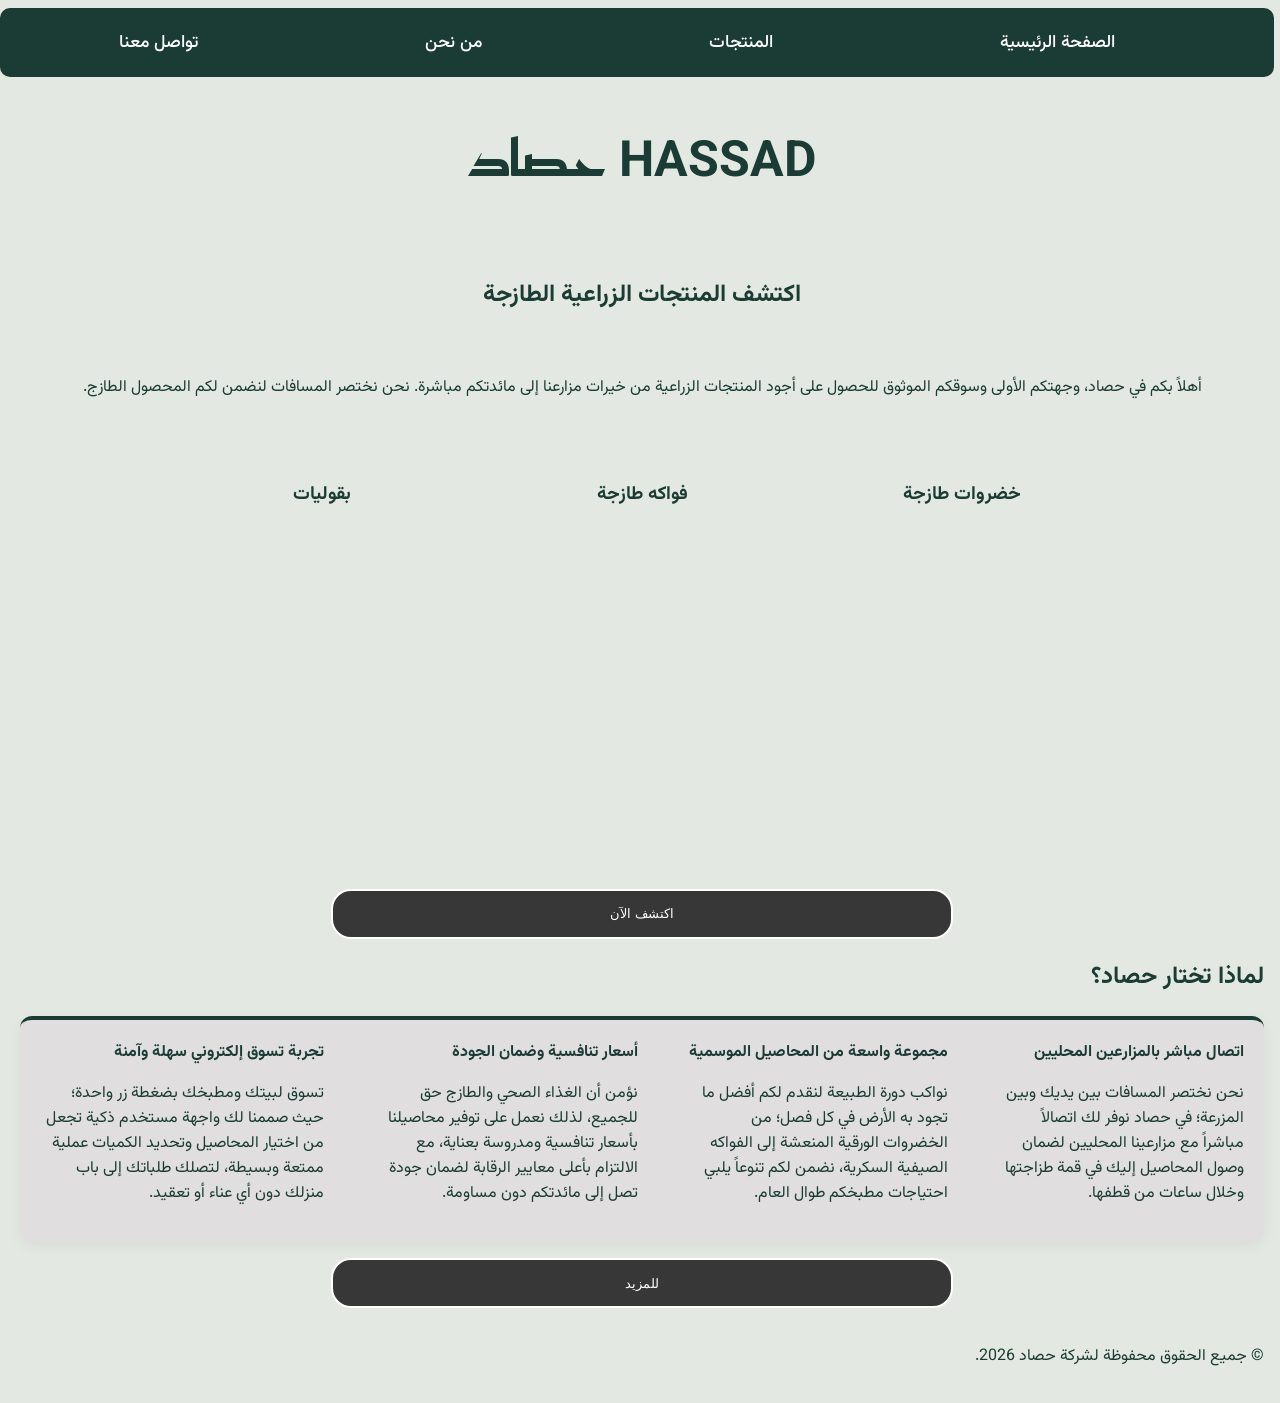
<file: index.html>
<!DOCTYPE html>
<html lang="ar" dir="rtl">

<head>
    <meta charset="UTF-8">
    <meta name="viewport" content="width=device-width, initial-scale=1.0">
    <meta name="description"
        content="حصاد هو سوق إلكتروني يربط المزارعين ببائعي المنتجات الزراعية، ويتخصص في المحاصيل الموسمية.." />
    <meta name="keywords" content="سوق الحصاد, خضار, فواكه, مزارع الأردن , حمضيات">
    <link rel="stylesheet" href="css/main.css">
    <link rel="stylesheet" href="css/index.css">
    <link rel="preconnect" href="https://fonts.googleapis.com">
    <link rel="preconnect" href="https://fonts.gstatic.com" crossorigin>
    <link href="https://fonts.googleapis.com/css2?family=Vazirmatn:wght@100..900&display=swap" rel="stylesheet">
    <link href="https://fonts.googleapis.com/css2?family=Reem+Kufi:wght@400..700&display=swap" rel="stylesheet">
    <title>حصاد - الرئيسية</title>
</head>

<body>

    <nav>
        <ul>
            <li><a href="index.html">الصفحة الرئيسية</a></li>
            <li><a href="products.html">المنتجات</a></li>
            <li><a href="about.html">من نحن</a></li>
            <li><a href="contact.html">تواصل معنا</a></li>
        </ul>
    </nav>

    <header>
        <h1>Hassad <span>حصاد</span></h1>
    </header>

    <main>
        <section id="hero">
            <h2>اكتشف المنتجات الزراعية الطازجة</h2> <br>
            <p>أهلاً بكم في حصاد، وجهتكم الأولى وسوقكم الموثوق للحصول على أجود المنتجات الزراعية من خيرات مزارعنا إلى
                مائدتكم مباشرة. نحن نختصر المسافات لنضمن لكم المحصول الطازج.</p>
            <br>

            <div class="categories">
                <div class="veg">
                    <h3>خضروات طازجة</h3>
                    <div class="container">
                        <div class="box">
                            <div class="face front"><img src="images/vegetables.jpg" alt="خضروات"></div>
                            <a href="products.html" class="face back">يتوفر لدينا خضروات موسمية طازجة من مزارعنا لكم
                                مباشرة</a>
                        </div>
                    </div>
                </div>

                <div class="fruit">
                    <h3>فواكه طازجة</h3>
                    <div class="container">
                        <div class="box">
                            <div class="face front"><img src="images/fruits.jpg" alt="فواكه"></div>
                            <a href="products.html" class="face back">يتوفر لدينا فواكه موسمية طازجة من مزارعنا لكم
                                مباشرة</a>
                        </div>
                    </div>
                </div>

                <div class="legumes">
                    <h3>بقوليات</h3>
                    <div class="container">
                        <div class="box">
                            <div class="face front"><img src="images/Legumes.jpg" alt="بقوليات"></div>
                            <a href="products.html" class="face back">يتوفر لدينا بقوليات موسمية طازجة من مزارعنا لكم
                                مباشرة</a>
                        </div>
                    </div>
                </div>
            </div>
            <div class="but"><button>اكتشف الآن</button></div>
        </section>

        <section id="features">
            <h2>لماذا تختار حصاد؟</h2>
            <ul>
                <li>
                    <strong>اتصال مباشر بالمزارعين المحليين</strong>
                    <p>نحن نختصر المسافات بين يديك وبين المزرعة؛ في حصاد نوفر لك اتصالاً مباشراً مع مزارعينا المحليين
                        لضمان وصول المحاصيل إليك في قمة طزاجتها وخلال ساعات من قطفها.</p>
                </li>
                <li>
                    <strong>مجموعة واسعة من المحاصيل الموسمية</strong>
                    <p>نواكب دورة الطبيعة لنقدم لكم أفضل ما تجود به الأرض في كل فصل؛ من الخضروات الورقية المنعشة إلى
                        الفواكه الصيفية السكرية، نضمن لكم تنوعاً يلبي احتياجات مطبخكم طوال العام.</p>
                </li>
                <li>
                    <strong>أسعار تنافسية وضمان الجودة</strong>
                    <p>نؤمن أن الغذاء الصحي والطازج حق للجميع، لذلك نعمل على توفير محاصيلنا بأسعار تنافسية ومدروسة
                        بعناية، مع الالتزام بأعلى معايير الرقابة لضمان جودة تصل إلى مائدتكم دون مساومة.</p>
                </li>
                <li>
                    <strong>تجربة تسوق إلكتروني سهلة وآمنة</strong>
                    <p>تسوق لبيتك ومطبخك بضغطة زر واحدة؛ حيث صممنا لك واجهة مستخدم ذكية تجعل من اختيار المحاصيل وتحديد
                        الكميات عملية ممتعة وبسيطة، لتصلك طلباتك إلى باب منزلك دون أي عناء أو تعقيد.</p>
                </li>
            </ul>
            <div class="but"><button>للمزيد</button></div>
        </section>
    </main>

    <footer>
        <p>&copy; جميع الحقوق محفوظة لشركة حصاد 2026.</p>
    </footer>
</body>

</html>
</file>
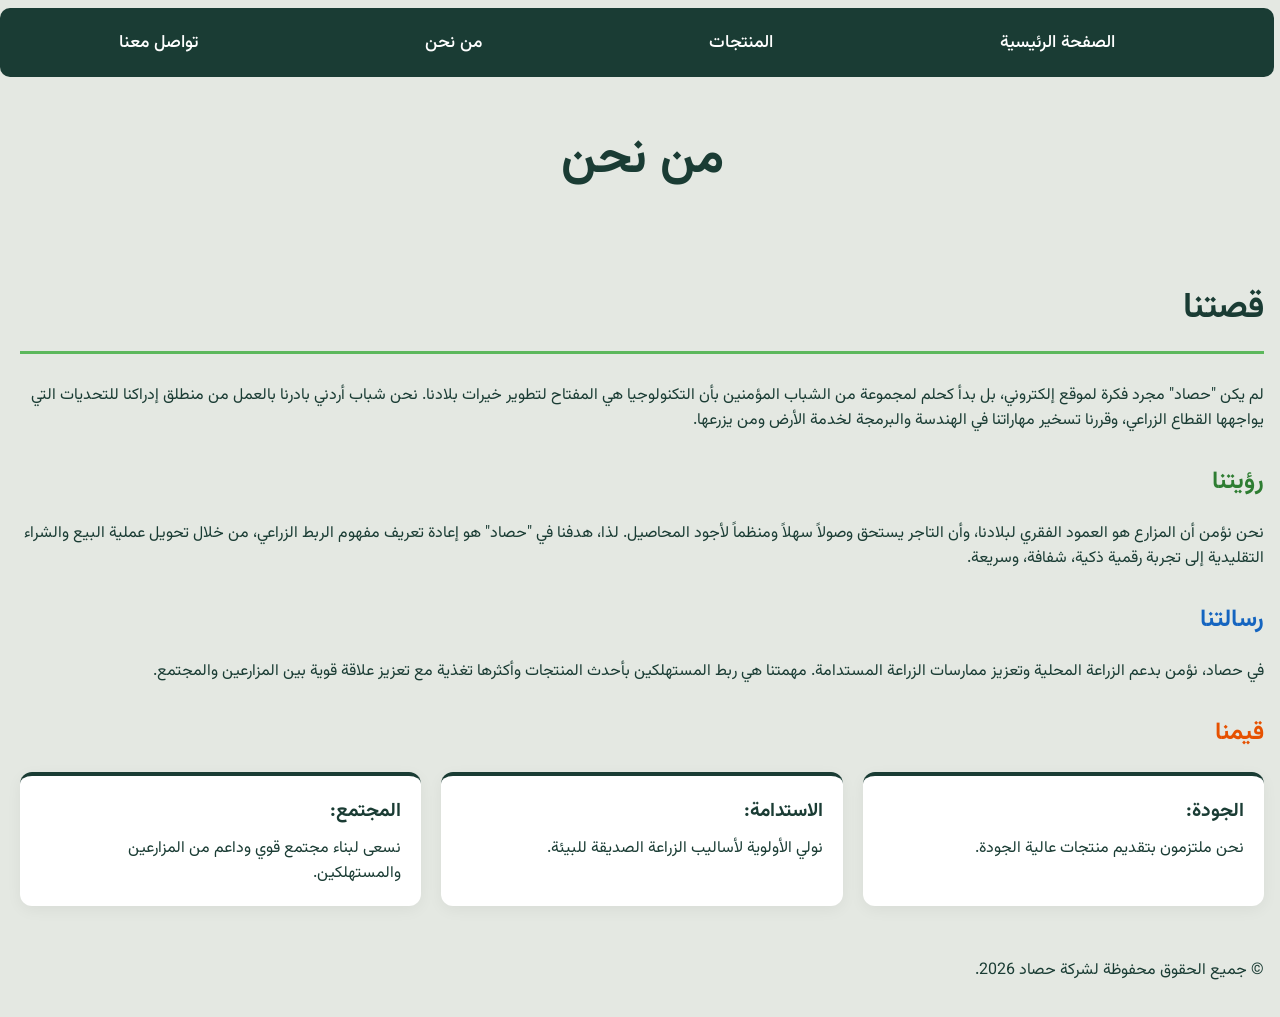
<file: about.html>
<!DOCTYPE html>
<html lang="ar" dir="rtl">

<head>
    <meta charset="UTF-8">
    <meta name="viewport" content="width=device-width, initial-scale=1.0">
    <meta name="description"
        content="استكشف مجموعتنا الواسعة من المنتجات الزراعية الطازجة المتوفرة في حصاد، سوقك الموثوق للمحاصيل الموسمية." />
    <meta name="keywords" content="سوق حصاد، منتجات طازجة، محاصيل موسمية، منتجات زراعية، سوق المزارعين">
    <link rel="stylesheet" href="css/main.css">
    <link rel="stylesheet" href="css/about.css">
    <link rel="preconnect" href="https://fonts.googleapis.com">
    <link rel="preconnect" href="https://fonts.gstatic.com" crossorigin>
    <link href="https://fonts.googleapis.com/css2?family=Vazirmatn:wght@100..900&display=swap" rel="stylesheet">
    <title>من نحن - حصاد</title>
</head>

<body>
    <nav>
        <ul>
            <li><a href="index.html">الصفحة الرئيسية</a></li>
            <li><a href="products.html">المنتجات</a></li>
            <li><a href="about.html">من نحن</a></li>
            <li><a href="contact.html">تواصل معنا</a></li>
        </ul>
    </nav>

    <header>
        <h1>من نحن</h1>
    </header>

    <main>
        <h2 id="my-story">قصتنا </h2>
        <p>لم يكن "حصاد" مجرد فكرة لموقع إلكتروني، بل بدأ كحلم لمجموعة من الشباب المؤمنين بأن التكنولوجيا هي المفتاح
            لتطوير خيرات بلادنا. نحن شباب أردني بادرنا بالعمل من منطلق إدراكنا للتحديات التي يواجهها القطاع الزراعي،
            وقررنا تسخير مهاراتنا في الهندسة والبرمجة لخدمة الأرض ومن يزرعها.</p>

        <h2 id="view">رؤيتنا</h2>
        <p>نحن نؤمن أن المزارع هو العمود الفقري لبلادنا، وأن التاجر يستحق وصولاً سهلاً ومنظماً لأجود المحاصيل. لذا،
            هدفنا في "حصاد" هو إعادة تعريف مفهوم الربط الزراعي، من خلال تحويل عملية البيع والشراء التقليدية إلى تجربة
            رقمية ذكية، شفافة، وسريعة.</p>

        <h2 id="mission">رسالتنا</h2>
        <p>في حصاد، نؤمن بدعم الزراعة المحلية وتعزيز ممارسات الزراعة المستدامة. مهمتنا هي ربط المستهلكين بأحدث المنتجات
            وأكثرها تغذية مع تعزيز علاقة قوية بين المزارعين والمجتمع.</p>

        <h2 id="vision">قيمنا</h2>
        <ul>
            <li><strong>الجودة:</strong> نحن ملتزمون بتقديم منتجات عالية الجودة.</li>
            <li><strong>الاستدامة:</strong> نولي الأولوية لأساليب الزراعة الصديقة للبيئة.</li>
            <li><strong>المجتمع:</strong> نسعى لبناء مجتمع قوي وداعم من المزارعين والمستهلكين.</li>
        </ul>
    </main>

    <footer>
        <p>&copy; جميع الحقوق محفوظة لشركة حصاد 2026.</p>
    </footer>
</body>

</html>
</file>
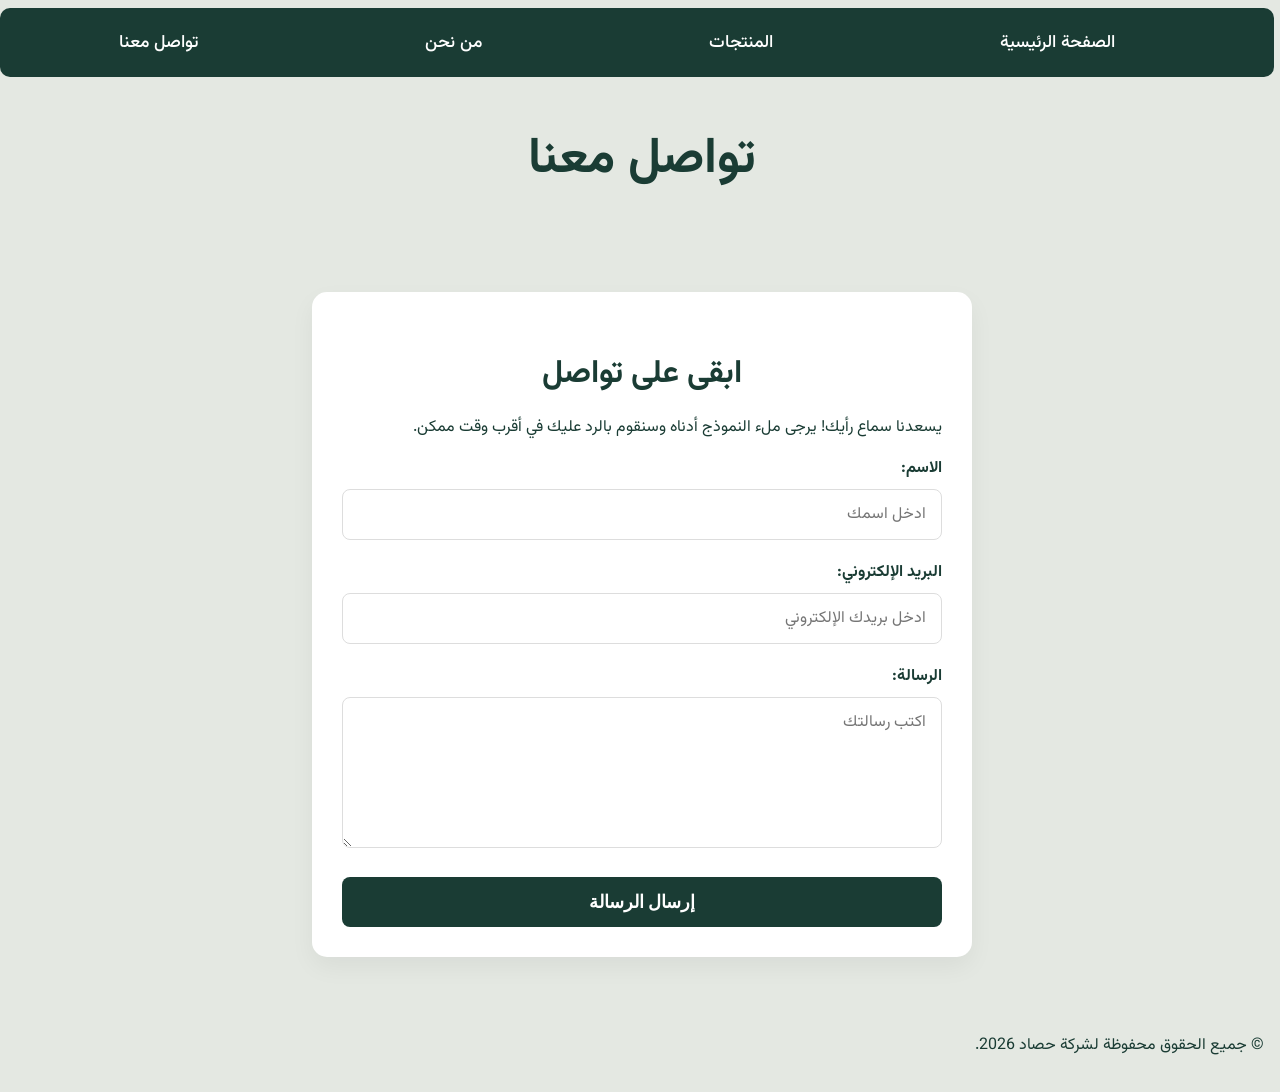
<file: contact.html>
<!DOCTYPE html>
<html lang="ar" dir="rtl">

<head>
    <meta charset="UTF-8">
    <meta name="viewport" content="width=device-width, initial-scale=1.0">
    <meta name="description"
        content="استكشف مجموعتنا الواسعة من المنتجات الزراعية الطازجة المتوفرة في حصاد، سوقك الموثوق للمحاصيل الموسمية." />
    <meta name="keywords" content="سوق حصاد، منتجات طازجة، محاصيل موسمية، منتجات زراعية، سوق المزارعين">
    <link rel="stylesheet" href="css/main.css">
    <link rel="stylesheet" href="css/contact.css">
    <link rel="preconnect" href="https://fonts.googleapis.com">
    <link rel="preconnect" href="https://fonts.gstatic.com" crossorigin>
    <link href="https://fonts.googleapis.com/css2?family=Vazirmatn:wght@100..900&display=swap" rel="stylesheet">
    <title>تواصل معنا - حصاد</title>
</head>

<body>
    <nav>
        <ul>
            <li><a href="index.html">الصفحة الرئيسية</a></li>
            <li><a href="products.html">المنتجات</a></li>
            <li><a href="about.html">من نحن</a></li>
            <li><a href="contact.html">تواصل معنا</a></li>
        </ul>
    </nav>

    <header>
        <h1>تواصل معنا</h1>
    </header>

    <main class="form-conuct">
        <h2 class="conuct">ابقى على تواصل</h2>
        <p>يسعدنا سماع رأيك! يرجى ملء النموذج أدناه وسنقوم بالرد عليك في أقرب وقت ممكن.</p>

        <form action="submit_form.php" method="post">
            <label for="name">الاسم:</label>
            <input type="text" id="name" name="name" required placeholder="ادخل اسمك">

            <label for="email">البريد الإلكتروني:</label>
            <input type="email" id="email" name="email" required placeholder="ادخل بريدك الإلكتروني">

            <label for="message">الرسالة:</label>
            <textarea id="message" name="message" rows="5" required placeholder="اكتب رسالتك"></textarea>

            <button type="submit">إرسال الرسالة</button>
        </form>
    </main>

    <footer>
        <p>&copy; جميع الحقوق محفوظة لشركة حصاد 2026.</p>
    </footer>
</body>

</html>
</file>
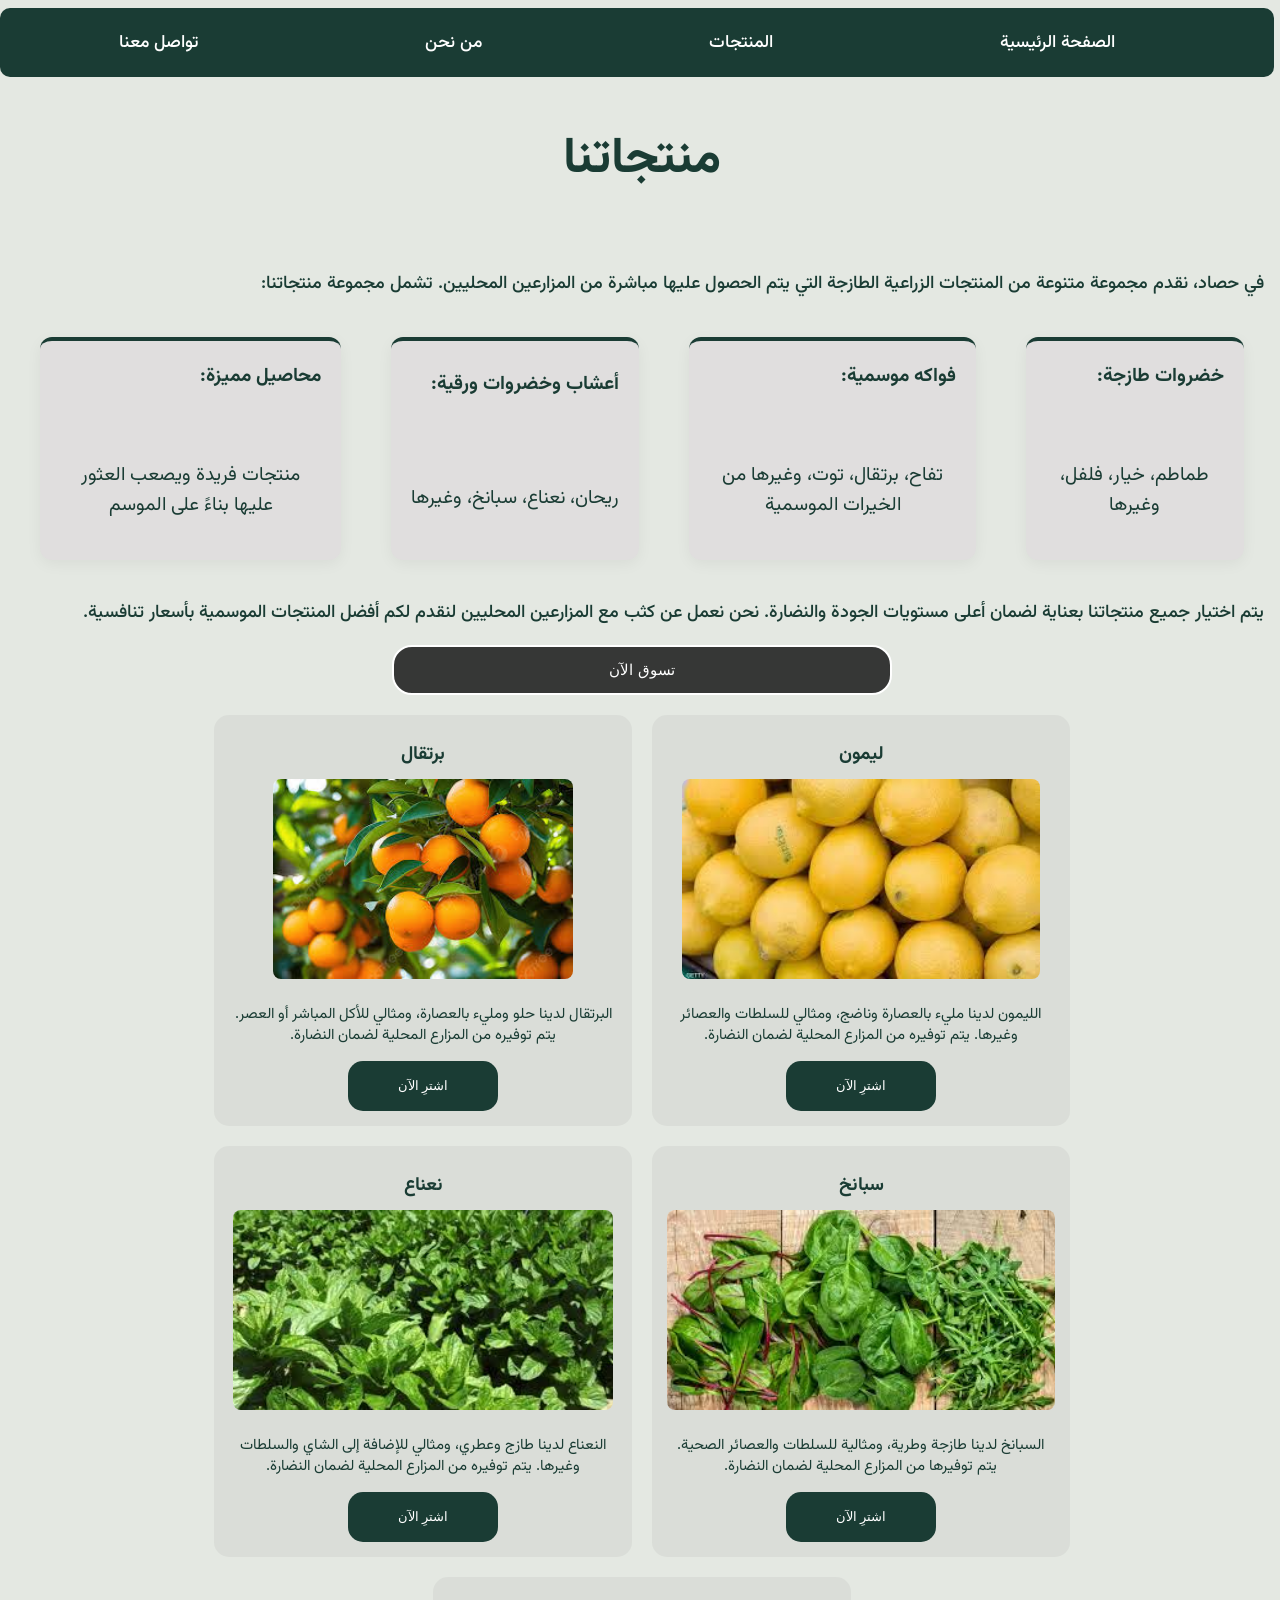
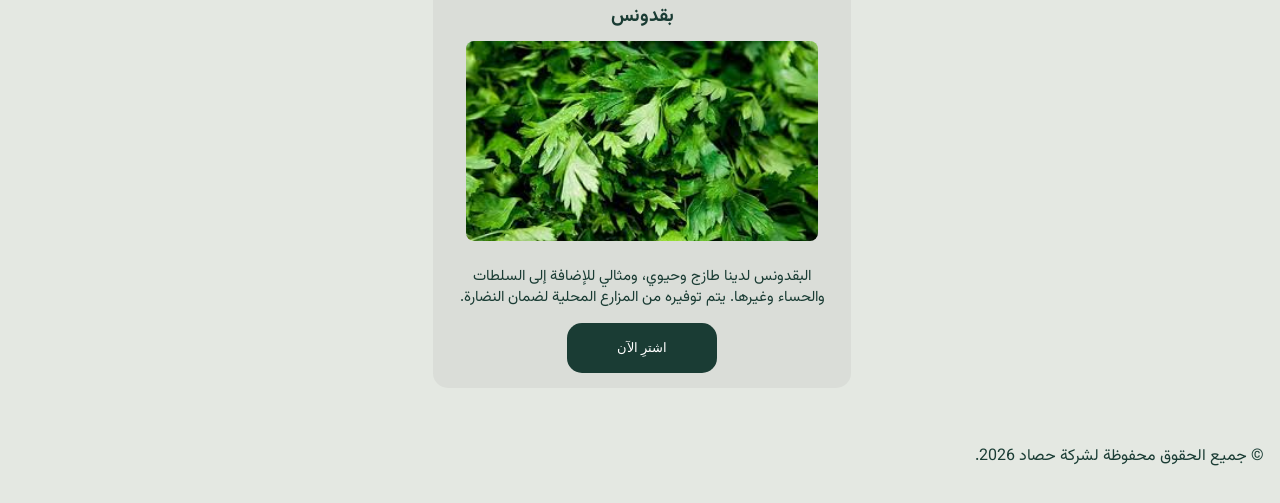
<file: products.html>
<!DOCTYPE html>
<html lang="ar" dir="rtl">

<head>
    <meta charset="UTF-8">
    <meta name="viewport" content="width=device-width, initial-scale=1.0">
    <meta name="description"
        content="استكشف مجموعتنا الواسعة من المنتجات الزراعية الطازجة المتوفرة في حصاد، سوقك الموثوق للمحاصيل الموسمية." />
    <meta name="keywords" content="سوق حصاد، منتجات طازجة، محاصيل موسمية، منتجات زراعية، سوق المزارعين">
    <link rel="stylesheet" href="css/main.css">
    <link rel="stylesheet" href="css/products.css">
    <link rel="preconnect" href="https://fonts.googleapis.com">
    <link rel="preconnect" href="https://fonts.gstatic.com" crossorigin>
    <link href="https://fonts.googleapis.com/css2?family=Vazirmatn:wght@100..900&display=swap" rel="stylesheet">
    <title>المنتجات - حصاد</title>
</head>

<body>
    <nav>
        <ul>
            <li><a href="index.html">الصفحة الرئيسية</a></li>
            <li><a href="products.html">المنتجات</a></li>
            <li><a href="about.html">من نحن</a></li>
            <li><a href="contact.html">تواصل معنا</a></li>
        </ul>
    </nav>

    <header>
        <h1>منتجاتنا</h1>
    </header>

    <main>
        <p class="shop-desc">في حصاد، نقدم مجموعة متنوعة من المنتجات الزراعية الطازجة التي يتم الحصول عليها مباشرة من
            المزارعين المحليين. تشمل مجموعة منتجاتنا:</p>
        <ul class="list">
            <li>
                <strong>خضروات طازجة:</strong>
                <p>طماطم، خيار، فلفل، وغيرها</p>
            </li>
            <li>
                <strong>فواكه موسمية:</strong>
                <p>تفاح، برتقال، توت، وغيرها من الخيرات الموسمية</p>
            </li>
            <li>
                <strong>أعشاب وخضروات ورقية:</strong>
                <p>ريحان، نعناع، سبانخ، وغيرها</p>
            </li>
            <li>
                <strong>محاصيل مميزة:</strong>
                <p>منتجات فريدة ويصعب العثور عليها بناءً على الموسم</p>
            </li>
        </ul>
        <p class="shop-desc">يتم اختيار جميع منتجاتنا بعناية لضمان أعلى مستويات الجودة والنضارة. نحن نعمل عن كثب مع
            المزارعين المحليين لنقدم لكم أفضل المنتجات الموسمية بأسعار تنافسية.</p>

        <div class="shop"><button>تسوق الآن</button></div>

        <section id="product-list">
            <article class="product-card">
                <h3>ليمون</h3>
                <img src="images/lemon.jpg" alt="ليمون طازج">
                <p>الليمون لدينا مليء بالعصارة وناضج، ومثالي للسلطات والعصائر وغيرها. يتم توفيره من المزارع المحلية
                    لضمان النضارة.</p>
                <button>اشترِ الآن</button>
            </article>

            <article class="product-card">
                <h3>برتقال</h3>
                <img src="images/orange.jpg" alt="برتقال طازج">
                <p>البرتقال لدينا حلو ومليء بالعصارة، ومثالي للأكل المباشر أو العصر. يتم توفيره من المزارع المحلية لضمان
                    النضارة.</p>
                <button>اشترِ الآن</button>
            </article>

            <article class="product-card">
                <h3>سبانخ</h3>
                <img src="images/spinach.jpg" alt="سبانخ طازجة">
                <p>السبانخ لدينا طازجة وطرية، ومثالية للسلطات والعصائر الصحية. يتم توفيرها من المزارع المحلية لضمان
                    النضارة.</p>
                <button>اشترِ الآن</button>
            </article>

            <article class="product-card">
                <h3>نعناع</h3>
                <img src="images/mint.jpg" alt="نعناع طازج">
                <p>النعناع لدينا طازج وعطري، ومثالي للإضافة إلى الشاي والسلطات وغيرها. يتم توفيره من المزارع المحلية
                    لضمان النضارة.</p>
                <button>اشترِ الآن</button>
            </article>

            <article class="product-card">
                <h3>بقدونس</h3>
                <img src="images/parsley.jpg" alt="بقدونس طازج">
                <p>البقدونس لدينا طازج وحيوي، ومثالي للإضافة إلى السلطات والحساء وغيرها. يتم توفيره من المزارع المحلية
                    لضمان النضارة.</p>
                <button>اشترِ الآن</button>
            </article>
        </section>
    </main>

    <footer>
        <p>&copy; جميع الحقوق محفوظة لشركة حصاد 2026.</p>
    </footer>
</body>

</html>
</file>
<file: css/main.css>
/* تنسيقات الهيكل الرئيسي للموقع */
body {
    background-color: #e4e8e2;
    background-size: 100%;
    font-family: "Vazirmatn", sans-serif;
    font-weight: 400;
    position: relative;
}

/* التباعد الافتراضي ولون النصوص للحاويات الرئيسية */
header,
main,
footer {
    padding: 10px;
    color: #1A3C34;
}

/* تنسيق العنوان الكبير في الهيدر */
header h1 {
    text-align: center;
    text-transform: uppercase;
    font-size: 50px;
    font-weight: 700;
}

/* خط مخصص للعنوان العربي المدمج */
header h1 span {
    font-family: "Reem Kufi", sans-serif;
    font-weight: bold;
}

/* التنسيق الافتراضي للروابط */
a {
    text-decoration: none;
    text-align: right;
    color: white;
}

/* شريط التنقل العلوي المثبت */
nav {
    width: 100%;
    display: flex;
    background-color: #1A3C34;
    padding: 5px;
    border-radius: 10px;
}

/* توزيع روابط القائمة بشكل متساوي */
nav ul {
    list-style: none;
    display: flex;
    justify-content: space-around;
    align-items: center;
    width: 100%;
    flex-wrap: wrap;
}

/* تحسين مظهر روابط التنقل وحجم الخط */
nav ul li a {
    color: white;
    font-size: 1.1rem;
    font-weight: 500;
    padding: 5px 10px;
    transition: color 0.3s ease;
    /* حركة ناعمة عند تمرير الماوس */
}

/* تأثير تمرير الماوس على روابط القائمة */
ul a:hover {
    color: #2E7D32;
}

/* التنسيق العام للأزرار الأساسية في الموقع */
button {
    width: 150px;
    height: 50px;
    background-color: rgba(0, 0, 0, 0.759);
    color: white;
    border: 2px solid white;
    border-radius: 20px;
    cursor: pointer;
}

/* كلاس لتنظيف العناص العائمة */
.clear {
    clear: both;
}
</file>
<file: css/index.css>
/* أبعاد صور الأقسام الرئيسية */
.veg a img,
.fruit a img,
.legumes a img {
    width: 400px;
    height: 300px;
    border-radius: 20px;
}

/* توسيط الكلام فوق الافروع الرئسية  */
.veg h3,
.fruit h3,
.legumes h3{
    display: flex;
    justify-content: center;
    align-items: center;
}

/* حاوية الأقسام وتوزيعها بجانب بعضها */
.categories {
    display: flex;
    justify-content: center;
    gap: 40px;
    padding: 20px;
}

/* منع خروج محتوى الأقسام عن حدودها */
.veg,
.fruit,
.legumes {
    overflow: hidden;
}

/* حاوية لتوسيط الأزرار داخلياً */
.but {
    width: 100%;
    height: 100%;
    display: flex;
    justify-content: center;
    align-items: center;
}

/* توزيع عناصر قسم مميزات حصاد */
#features ul {
    list-style: none;
    display: flex;
    gap: 50px;
    flex-wrap: nowrap;
    justify-content: center;
    flex: 1;
    background: #e0dede;
    padding: 20px;
    border-radius: 12px;
    box-shadow: 0 4px 15px #0000000d;
    border-top: 4px solid #1A3C34;
}

#features ul li:hover{
    color: #2E7D32;
}

#hero h2 {
    display: flex;
    justify-content: center;
    align-items: center;
}

#hero p {
    display: flex;
    justify-content: center;
    align-items: center;
}

/* تنسيق الأزرار العريضة في قسم الهيرو والمميزات */
main #hero button,
main #features button {
    width: 900px;
    height: 50px;
    margin: auto 25%;
}

/* حاوية الكرت ثلاثي الأبعاد والعمق البصري */
.container {
    width: 280px;
    height: 280px;
    perspective: 1000px;
    margin: 40px auto;
}

/* الصندوق الداخلي المسؤول عن حركة الدوران */
.box {
    width: 100%;
    height: 100%;
    position: relative;
    transform-style: preserve-3d;
    transition: transform 1s;
}

/* تدوير الصندوق عند تمرير الماوس */
.container:hover .box {
    transform: rotateY(-180deg);
}

/* الخصائص المشتركة للوجه الأمامي والخلفي للكرت */
.box .face {
    position: absolute;
    width: 100%;
    height: 100%;
    color: #1A3C34;
    font-weight: bold;
    font-size: 20px;
    display: flex;
    justify-content: center;
    align-items: center;
    backface-visibility: hidden;
    padding: 10px;
    border-radius: 10px;
    box-sizing: border-box;
}

/* إخفاء الزوائد في الوجه الأمامي */
.box .front {
    overflow: hidden;
}

/* ملء صورة الوجه الأمامي بالكامل */
.box .front img {
    width: 100%;
    height: 100%;
    object-fit: cover;
    border-radius: 10px;
}

/* تنسيق وتقليب الوجه الخلفي مسبقاً */
.box .back {
    background-color: #8080801a;
    transform: rotateY(180deg);
    text-decoration: none;
}

@media (max-width:768px){
    .categories {
        display: flex;
        flex-direction: column;
        align-items: center;
        gap: 20px;
        padding: 10px;
        }

    main #hero button,
    main #features button {
        width: 90% !important;
        margin: 15px auto !important;
        display: block;
        }

    #features ul {
        display: flex;
        flex-direction: column;
        align-items: center;
        flex-wrap: wrap;
        gap: 20px;
        padding: 15px;
    }

        .veg a img,
        .fruit a img,
        .legumes a img {
            width: 100%;
            height: 100%;
            border-radius: 20px;
        }
}
</file>
<file: css/about.css>
/* عنوان قسم قصتنا والخط السفلي الفاصل */
#my-story {
    color: #1A3C34;
    font-size: 2.2rem;
    display: flex;
    justify-content: space-between;
    align-items: center;
    border-bottom: 3px solid #5CB85C;
    padding-bottom: 15px;
}

/* ألوان مخصصة لعناوين الرؤية، الرسالة والقيم */
#view {
    color: #2E7D32;
    margin-top: 30px;
}

#mission {
    color: #1565C0;
    margin-top: 30px;
}

#vision {
    color: #E65100;
    margin-top: 30px;
}

/* توزيع كروت القيم بشكل مرن */
main ul {
    list-style: none;
    padding: 0;
    display: flex;
    gap: 20px;
    margin-top: 20px;
}

/* توسيط العناوين الفرعية */
main section h3 {
    display: flex;
    justify-content: center;
}

/* تنسيق كروت القيم (الجودة، الاستدامة، المجتمع) */
main ul li {
    flex: 1;
    background: #ffffff;
    padding: 20px;
    border-radius: 12px;
    box-shadow: 0 4px 15px rgba(0, 0, 0, 0.05);
    border-top: 4px solid #1A3C34;
    /* الحافة العلوية بلون البراند */
}

/* العناوين البارزة داخل كروت القيم */
main ul li strong {
    display: block;
    margin-bottom: 10px;
    font-size: 1.2rem;
}
</file>
<file: css/contact.css>
/* حاوية نموذج الاتصال الرئيسي */
.form-conuct {
    max-width: 600px;
    margin: 50px auto;
    background: #fff;
    padding: 30px;
    border-radius: 15px;
    box-shadow: 0 10px 25px rgba(0, 0, 0, 0.05);
}

/* العنوان الرئيسي للفورم */
.conuct {
    color: #1A3C34;
    text-align: center;
    margin-bottom: 10px;
    font-size: 2rem;
}

/* العناوين النصية فوق حقول الإدخال */
form label {
    display: block;
    margin-bottom: 8px;
    font-weight: bold;
    color: #1A3C34;
}

/* التنسيق المشترك لحقول الإدخال ومنطقة الرسالة */
input[type="text"],
input[type="email"],
textarea {
    width: 100%;
    padding: 12px 15px;
    margin-bottom: 20px;
    border: 1px solid #ddd;
    border-radius: 8px;
    font-family: "Vazirmatn", sans-serif;
    font-size: 1rem;
    box-sizing: border-box;
    transition: border-color 0.3s ease;
}

input[type="text"]:hover,
input[type="email"]:hover,
textarea:hover{
background-color: #5CB85C;
}

/* تأثير إضاءة الحقول وتغيير الخلفية عند الضغط عليها للكتابة */
input:focus,
textarea:focus {
    border-color: #5CB85C;
    background-color: #f9fff9;
}

/* زر إرسال الرسالة المخصص */
form button {
    width: 100%;
    background-color: #1A3C34;
    color: white;
    padding: 15px;
    border: none;
    border-radius: 8px;
    font-size: 1.1rem;
    font-weight: bold;
    cursor: pointer;
    transition: background 0.3s ease;
}

/* تأثير تمرير الماوس فوق زر الإرسال */
form button:hover {
    background-color: #2a5a4e;
    color: #5CB85C;
}
</file>
<file: css/products.css>
.shop-desc {
    font-size: large;
    font-weight: 500;
}

/* القائمة الأفقية لتصنيفات المنتجات */
.list {
    text-align: center;
    display: flex;
    flex-wrap: nowrap;
    justify-content: center;
    gap: 50px;
    padding: 20px;
    font-size: larger;
}

/* تنسيق قائمة منتجاتنا  */
.list li{
    list-style: none;
    display: flex;
    flex-wrap: wrap;
    align-items: center;
    gap: 50px;
    background: #e0dede;
    padding: 20px;
    border-radius: 12px;
    box-shadow: 0 4px 15px #0000000d;
    border-top: 4px solid #1A3C34;
}

/* تنسيق قسم زر التسوق الرئيسي */
.shop{
    display: flex;
    justify-content: center;
    align-items: center;
}
.shop button {
    width:500px ;
    display: flex;
    justify-content: center;
    align-items: center;
    font-size: 15px;
    padding: 20px;
    cursor: pointer;
}



/* شبكة عرض كروت المنتجات (الليمون، البرتقال، إلخ) */
#product-list {
    display: flex;
    flex-direction: row;
    flex-wrap: wrap;
    gap: 20px;
    justify-content: center;
    padding: 20px;
}

/* التنسيق الداخلي لكرت المنتج الواحد */
.product-card {
    width: calc((100% - 40px) / 3);
    min-width: 250px; 
    background-color: #8080801a;
    display: flex;
    flex-direction: column;
    align-items: center;
    padding: 15px;
    border-radius: 15px;
    text-align: center;
}

/* تنسيق صورة المنتج داخل الكرت */
.product-card img {
    max-width: 100%;
    height: 200px;
    object-fit: cover;
    border-radius: 8px;
    margin-bottom: 10px;
}

/* عنوان كرت المنتج */
.product-card h3 {
    margin: 10px 0;
    color: #1A3C34;
}

/* الوصف النصي للمنتج */
.product-card p {
    font-size: 15px;
    line-height: 1.4;
    margin-bottom: 15px;
}

/* زر الشراء المخصص داخل كرت المنتج */
.product-card button {
    margin-top: auto;
    background-color: #1A3C34;
    color: white;
    border: none;
    padding: 10px 20px;
    border-radius: 15px;
    cursor: pointer;
}

@media (max-width:768px) {
    .list {
        display: flex;
        flex-direction: column;
        flex-wrap: wrap;
        gap: 25px;
        padding: 20px;
        }
    
}
</file>
